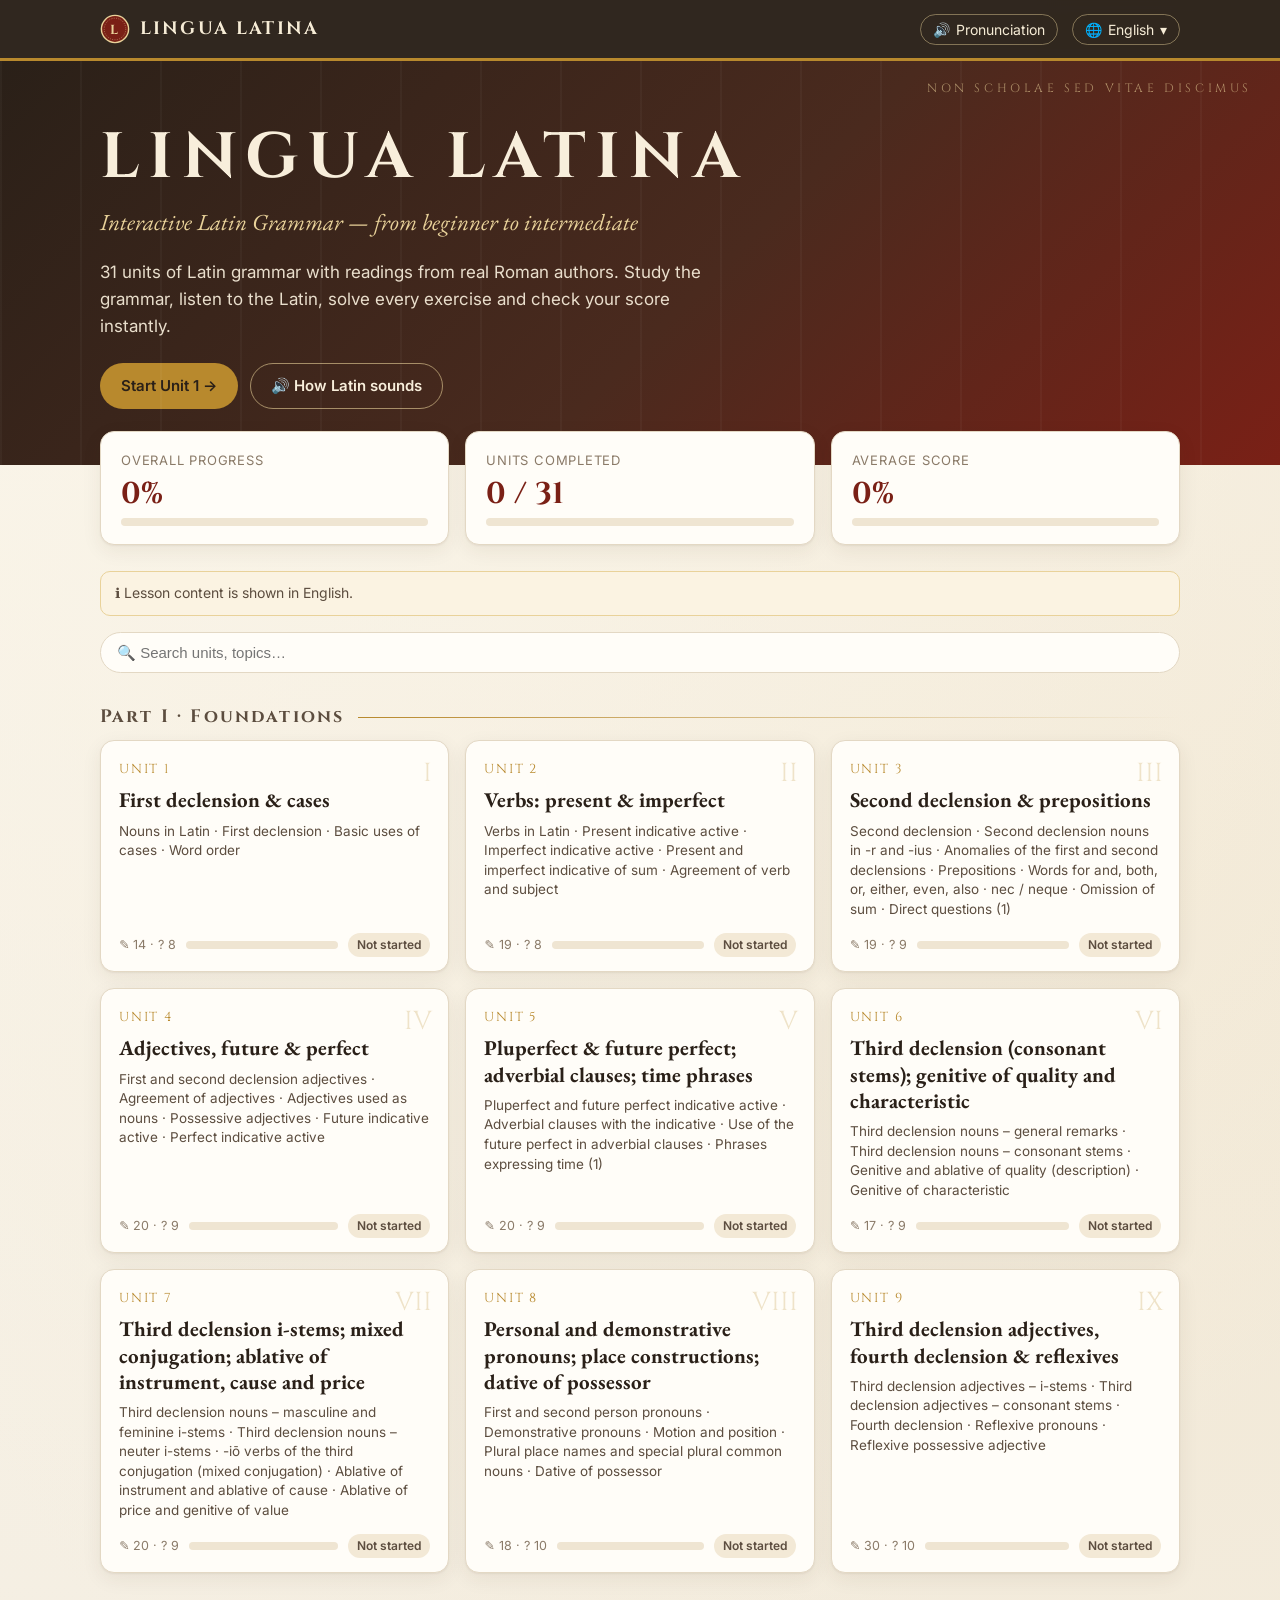
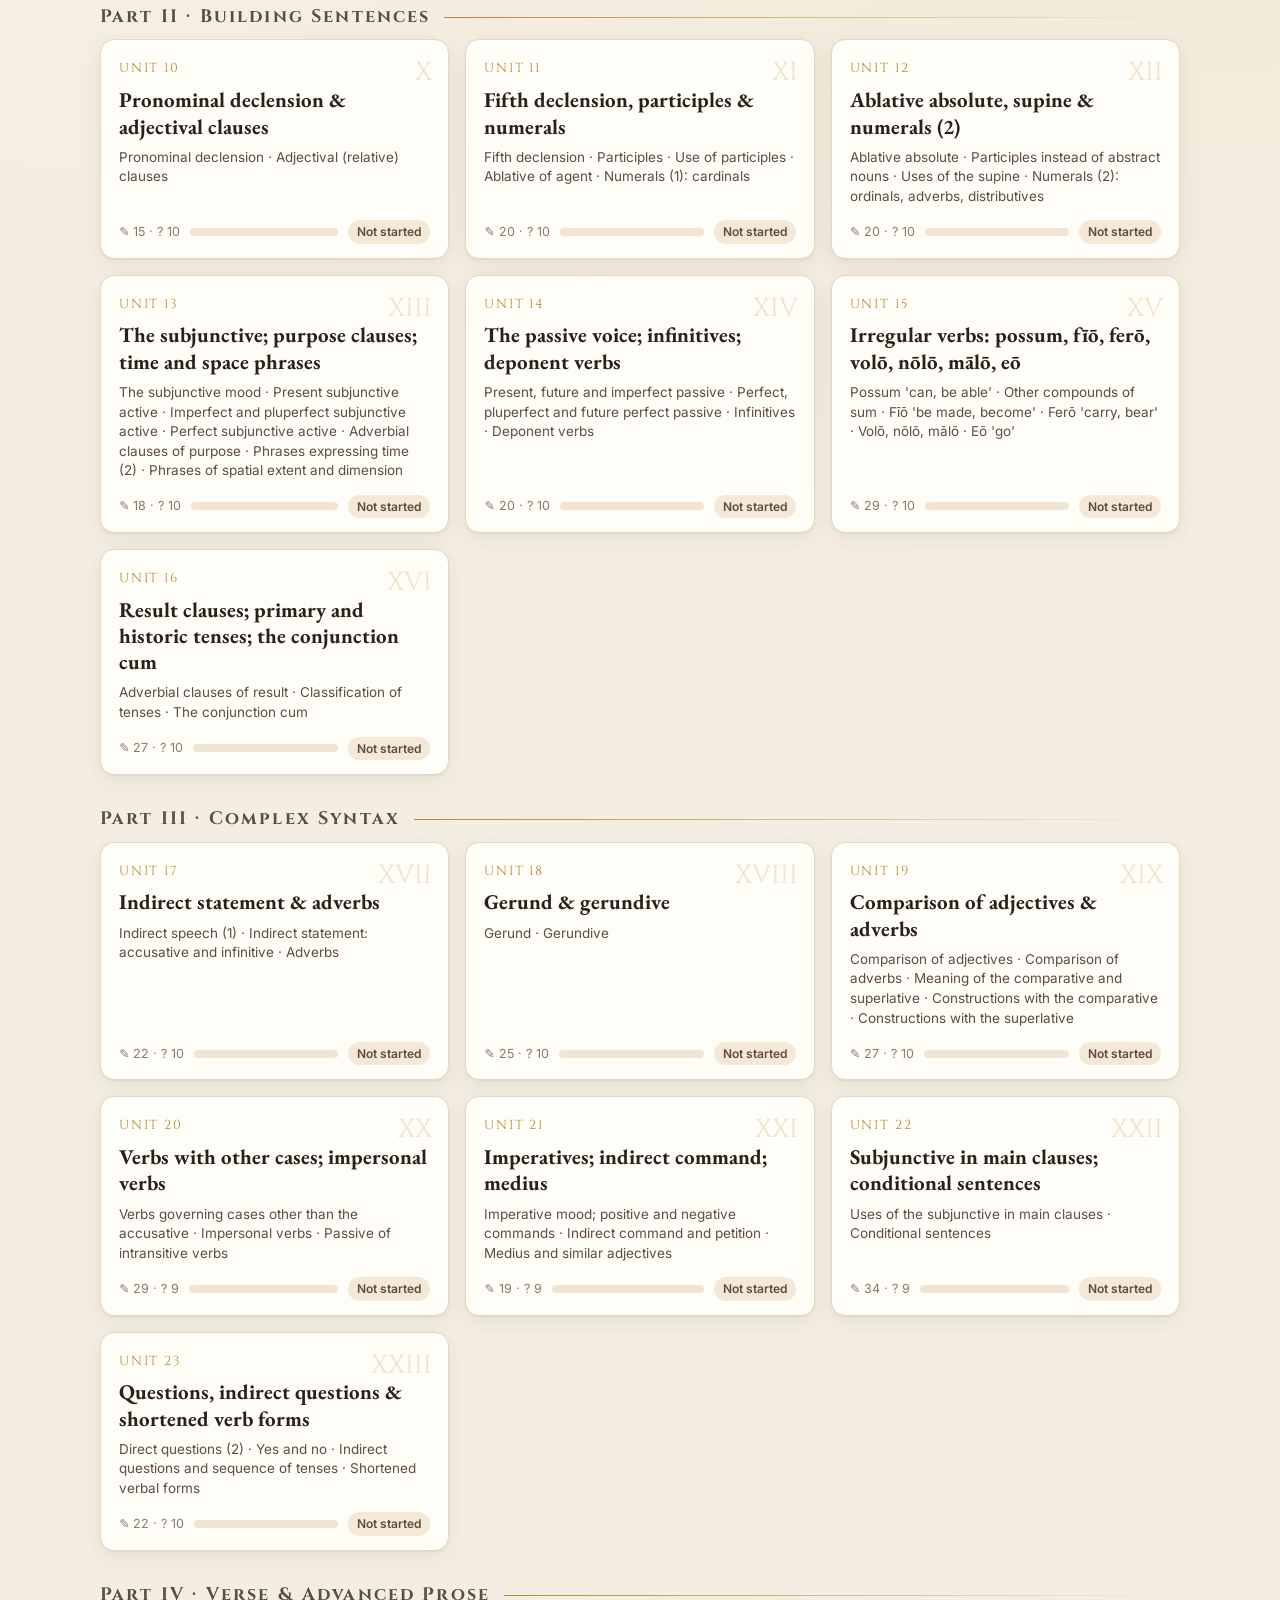
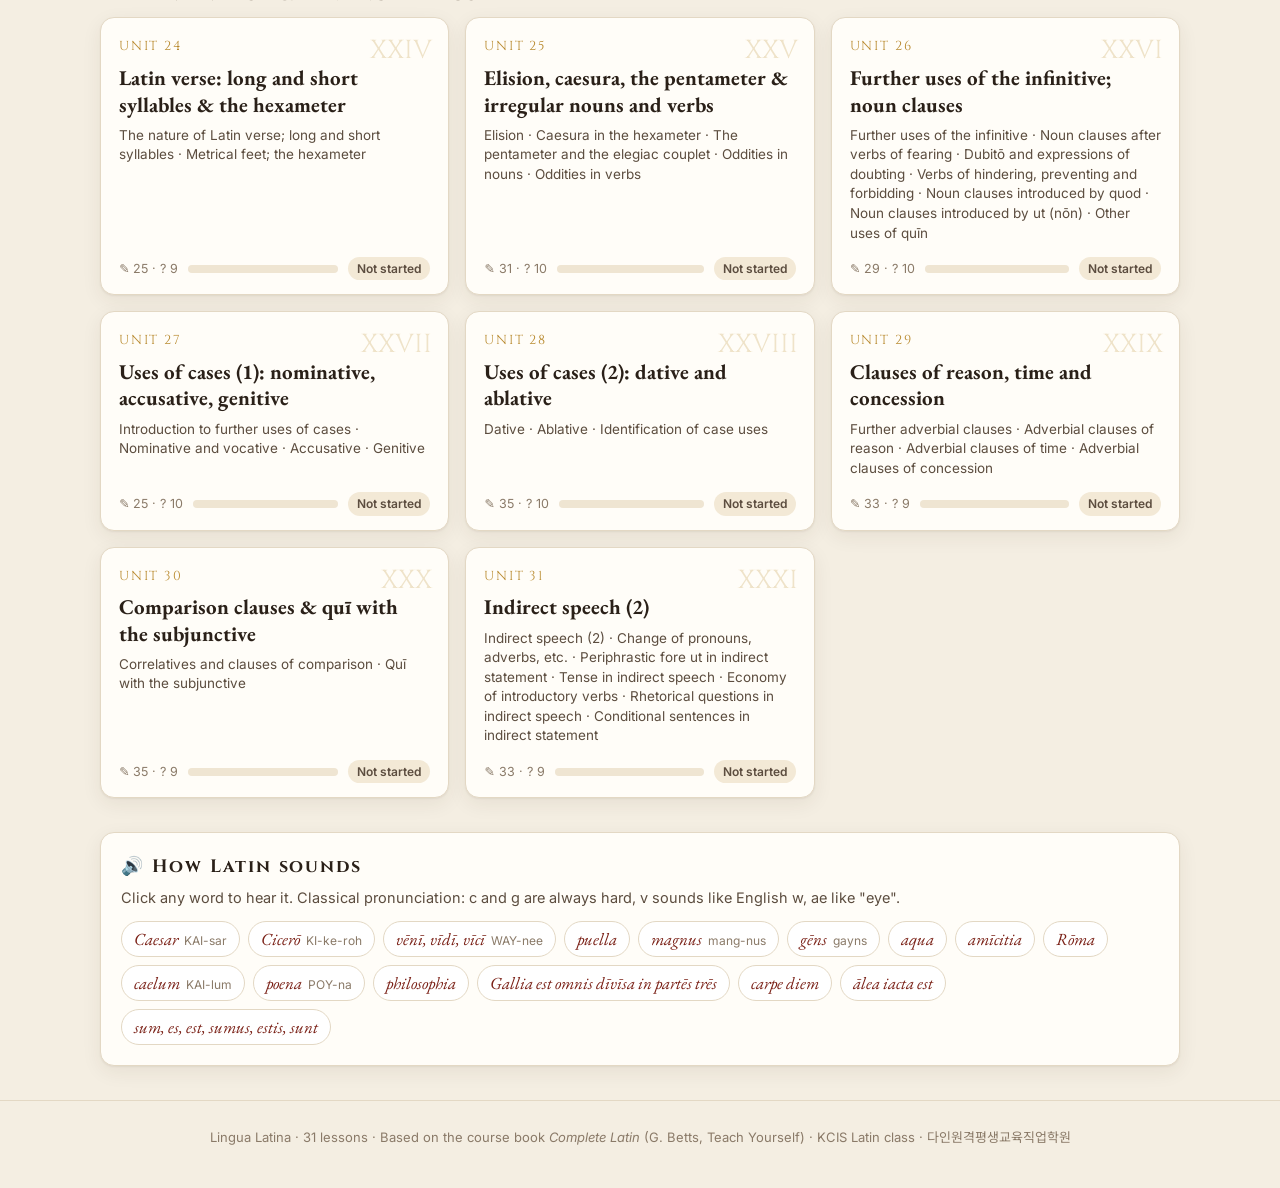
<file: index.html>
<!DOCTYPE html>
<html lang="ko">
<head>
<script src="https://yalli2.github.io/site_main_control/guard.js" data-site="latin_grammar"></script><!-- smc-guard -->
<meta charset="utf-8">
<meta name="viewport" content="width=device-width,initial-scale=1">
<title>Lingua Latina — Interactive Latin Grammar</title>
<meta name="description" content="Interactive Latin grammar course: 31 units, readings, exercises with instant scoring, Latin audio. KCIS Latin class.">
<link rel="icon" href="data:image/svg+xml,<svg xmlns='http://www.w3.org/2000/svg' viewBox='0 0 64 64'><rect width='64' height='64' rx='14' fill='%237a2016'/><text x='32' y='45' text-anchor='middle' font-size='38' font-family='Georgia' fill='%23e9d29a'>L</text></svg>">
<link rel="preconnect" href="https://fonts.googleapis.com"><link rel="preconnect" href="https://fonts.gstatic.com" crossorigin>
<link href="https://fonts.googleapis.com/css2?family=Cinzel:wght@500;700&family=EB+Garamond:ital,wght@0,400;0,600;1,400;1,600&family=Inter:wght@400;600;700&family=Noto+Sans+KR:wght@400;600;700&family=Noto+Serif+KR:wght@400;600&display=swap" rel="stylesheet">
<link rel="stylesheet" href="css/style.css">
</head>
<body data-page="index">
<header class="topbar" id="topbar"></header>
<div id="app"></div>
<script src="js/i18n.js"></script>
<script src="js/tts.js"></script>
<script src="data/index.js"></script>
<script src="js/app.js"></script>
<script src="dain-hide.js" defer></script>
</body>
</html>
</file>
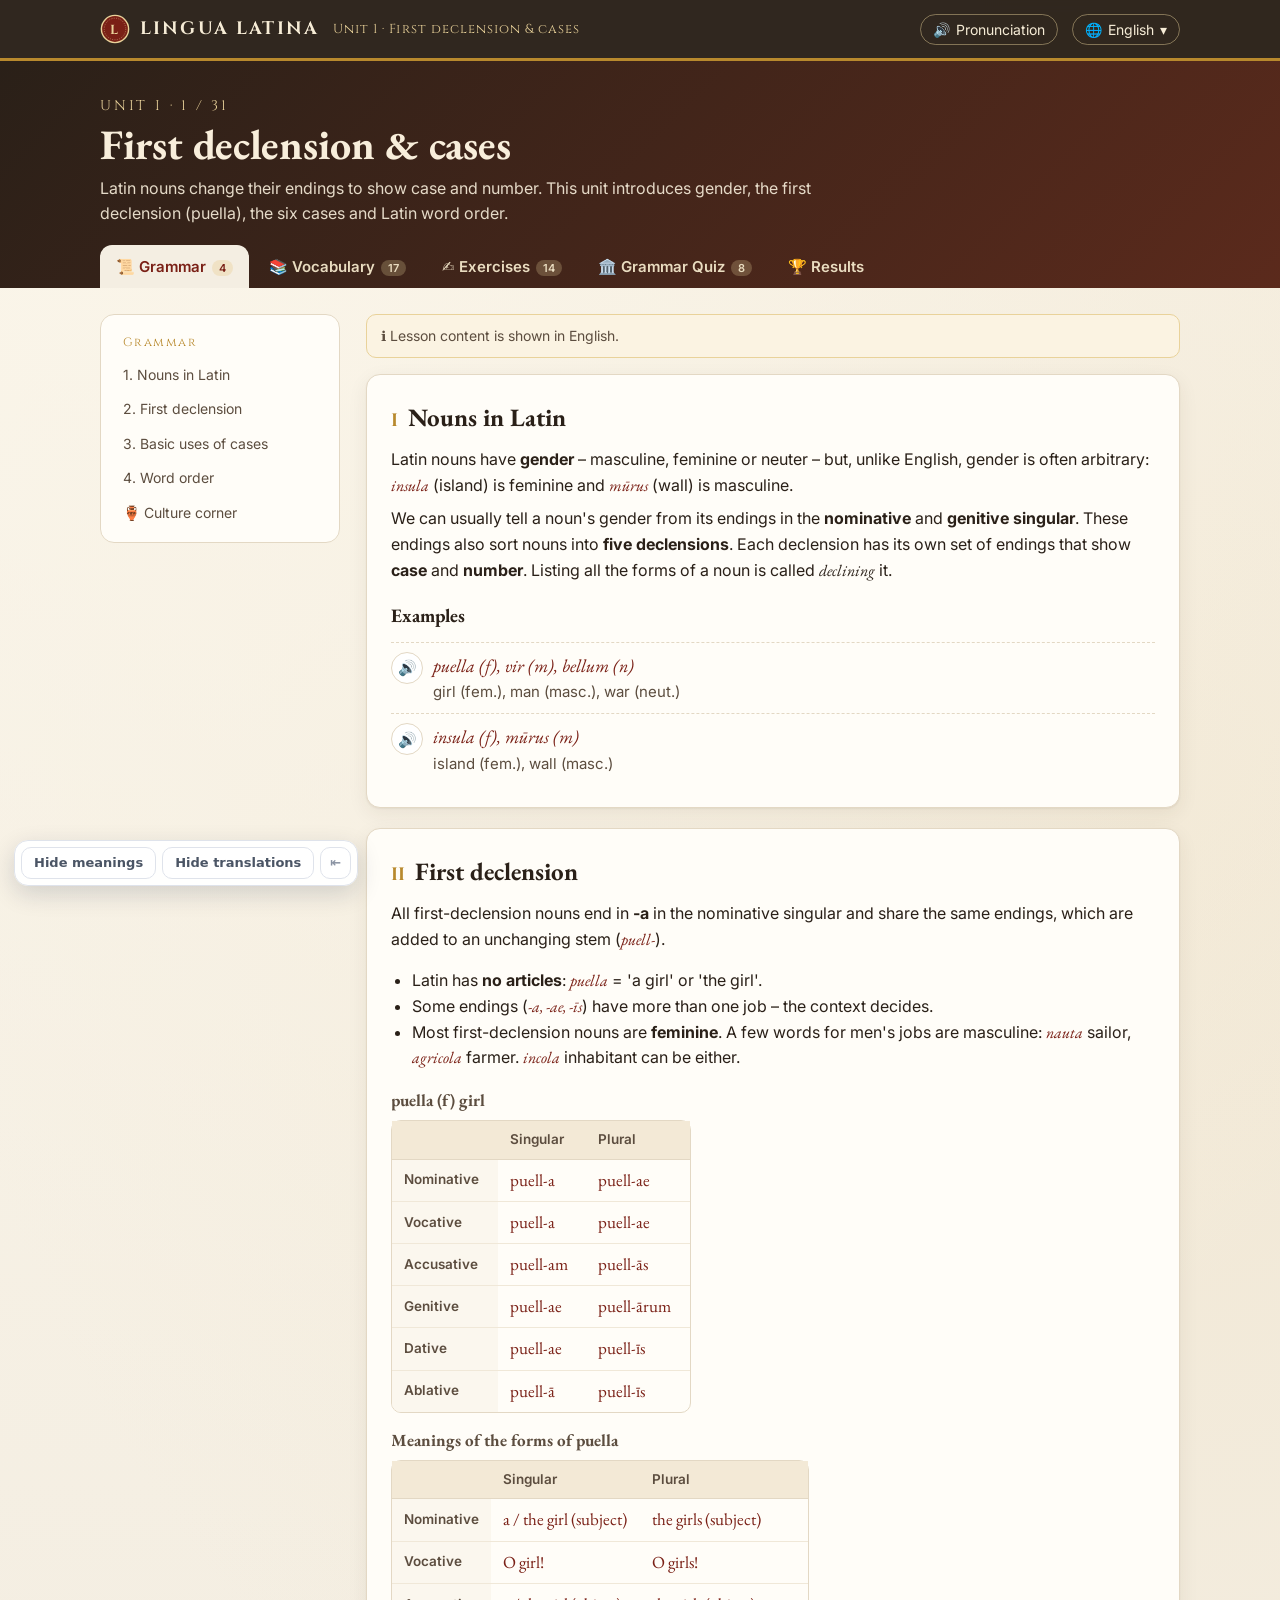
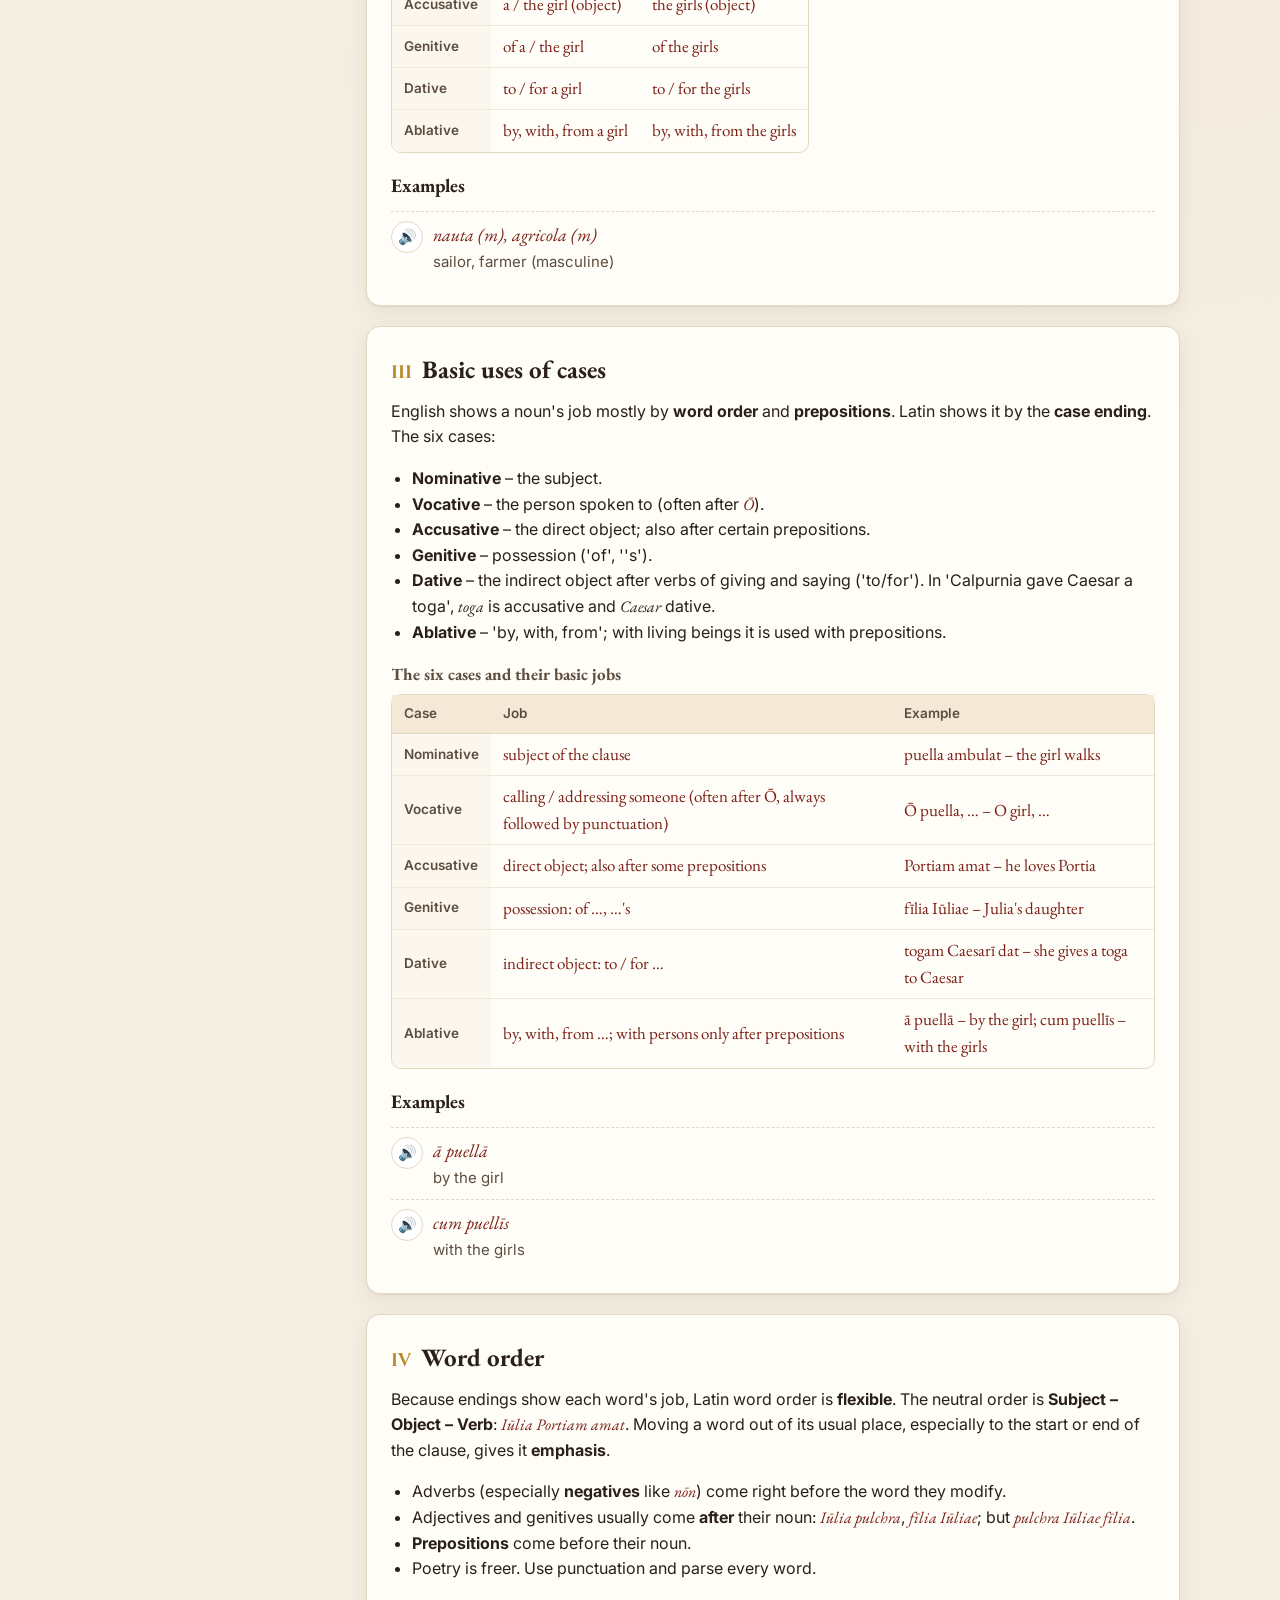
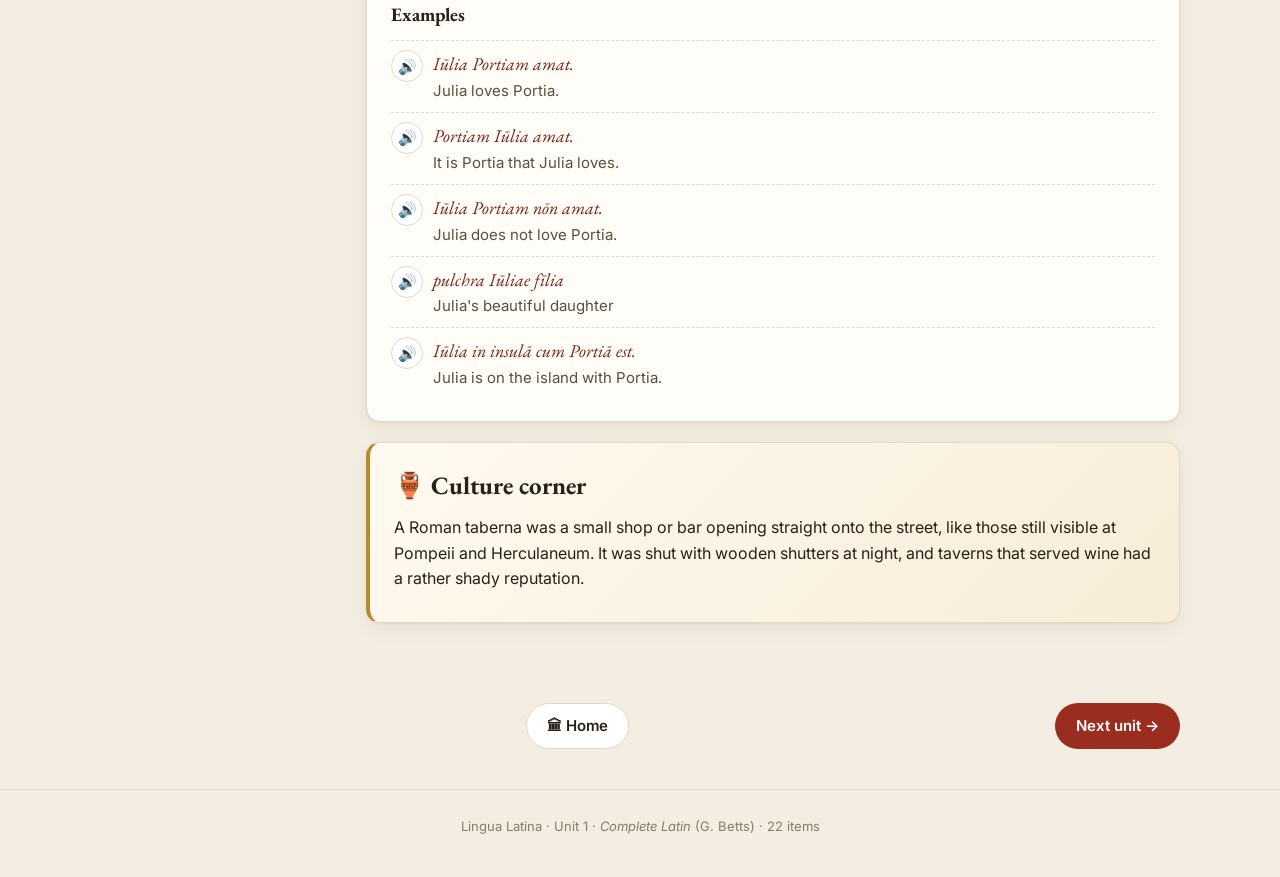
<file: unit.html>
<!DOCTYPE html>
<html lang="ko">
<head>
<script src="https://yalli2.github.io/site_main_control/guard.js" data-site="latin_grammar"></script><!-- smc-guard -->
<meta charset="utf-8">
<meta name="viewport" content="width=device-width,initial-scale=1">
<title>Lingua Latina — Interactive Latin Grammar</title>
<meta name="description" content="Interactive Latin grammar course: 31 units, readings, exercises with instant scoring, Latin audio. KCIS Latin class.">
<link rel="icon" href="data:image/svg+xml,<svg xmlns='http://www.w3.org/2000/svg' viewBox='0 0 64 64'><rect width='64' height='64' rx='14' fill='%237a2016'/><text x='32' y='45' text-anchor='middle' font-size='38' font-family='Georgia' fill='%23e9d29a'>L</text></svg>">
<link rel="preconnect" href="https://fonts.googleapis.com"><link rel="preconnect" href="https://fonts.gstatic.com" crossorigin>
<link href="https://fonts.googleapis.com/css2?family=Cinzel:wght@500;700&family=EB+Garamond:ital,wght@0,400;0,600;1,400;1,600&family=Inter:wght@400;600;700&family=Noto+Sans+KR:wght@400;600;700&family=Noto+Serif+KR:wght@400;600&display=swap" rel="stylesheet">
<link rel="stylesheet" href="css/style.css">
</head>
<body data-page="unit">
<header class="topbar" id="topbar"></header>
<div id="app"></div>
<script src="js/i18n.js"></script>
<script src="js/tts.js"></script>

<script src="js/app.js"></script>
<script src="dain-hide.js" defer></script>
</body>
</html>
</file>
<file: css/style.css>
:root{
  --ink:#2a2018; --ink2:#5c4d3f; --muted:#8a7a68; --bg:#f4eee2; --paper:#fffdf8; --line:#e3d8c4;
  --red:#9b2d20; --red2:#7a2016; --gold:#b8892d; --gold2:#e9d29a; --green:#2f7d4f; --green-bg:#e6f3ea;
  --bad:#b23a2b; --bad-bg:#fbe9e6; --warn:#a8741a; --warn-bg:#fbf1dc; --blue:#2c5b86;
  --shadow:0 1px 2px rgba(60,40,20,.06),0 6px 20px rgba(60,40,20,.07); --r:14px;
  --serif:'EB Garamond','Noto Serif KR','Noto Serif SC','Noto Serif JP',Georgia,serif;
  --sans:'Inter','Noto Sans KR','Noto Sans SC','Noto Sans JP',system-ui,-apple-system,sans-serif;
  --cap:'Cinzel','EB Garamond',serif;
}
*{box-sizing:border-box}
html{scroll-behavior:smooth}
body{margin:0;background:var(--bg);color:var(--ink);font-family:var(--sans);font-size:16px;line-height:1.6;
  background-image:radial-gradient(circle at 10% 0%,#fbf6ea 0,transparent 40%),radial-gradient(circle at 90% 20%,#f1e7d3 0,transparent 35%)}
a{color:var(--red);text-decoration:none} a:hover{text-decoration:underline}
button{font-family:inherit;cursor:pointer}
.la{font-family:var(--serif);font-style:italic;color:var(--red2)}
.wrap{max-width:1120px;margin:0 auto;padding:0 20px}

/* ---------- top bar ---------- */
.topbar{position:sticky;top:0;z-index:50;background:rgba(42,32,24,.97);color:#f6ecd6;border-bottom:3px solid var(--gold);backdrop-filter:blur(6px)}
.topbar .wrap{display:flex;align-items:center;gap:14px;height:58px}
.brand{display:flex;align-items:center;gap:10px;color:#f6ecd6;font-family:var(--cap);font-weight:700;letter-spacing:.12em;font-size:18px;white-space:nowrap}
.brand:hover{text-decoration:none}
.brand .laurel{width:30px;height:30px}
.topbar .crumbs{font-family:var(--cap);font-size:13px;letter-spacing:.08em;color:var(--gold2);overflow:hidden;text-overflow:ellipsis;white-space:nowrap}
.spacer{flex:1}
.tb-btn{background:transparent;border:1px solid rgba(233,210,154,.45);color:#f6ecd6;border-radius:999px;padding:6px 12px;font-size:14px;display:flex;align-items:center;gap:6px}
.tb-btn:hover{background:rgba(233,210,154,.15)}
.dropdown{position:relative}
.menu{position:absolute;right:0;top:calc(100% + 8px);background:var(--paper);color:var(--ink);border:1px solid var(--line);border-radius:12px;box-shadow:var(--shadow);min-width:200px;padding:6px;display:none;max-height:70vh;overflow:auto}
.menu.open{display:block}
.menu button{display:block;width:100%;text-align:left;border:0;background:none;padding:8px 12px;border-radius:8px;font-size:15px;color:var(--ink)}
.menu button:hover,.menu button.on{background:#f3e9d6}
.menu button.on{font-weight:700;color:var(--red)}
.audio-panel{padding:12px;min-width:290px}
.audio-panel label{display:block;font-size:13px;color:var(--muted);margin:8px 0 4px}
.audio-panel select,.audio-panel input[type=range]{width:100%}
.audio-panel select{padding:7px;border-radius:8px;border:1px solid var(--line);background:#fff;font-size:14px}
.audio-panel .note{font-size:12px;color:var(--ink2);margin-top:10px;line-height:1.45;background:#f8f1e3;border-radius:8px;padding:8px}
.seg{display:flex;border:1px solid var(--line);border-radius:10px;overflow:hidden}
.seg button{flex:1;white-space:nowrap;border:0;background:#fff;padding:7px 6px;font-size:13px;text-align:center;border-radius:0}
.seg button.on{background:var(--red);color:#fff;font-weight:600}

/* ---------- hero ---------- */
.hero{position:relative;overflow:hidden;background:linear-gradient(135deg,#2a2018 0%,#4a2a1e 55%,#7a2016 100%);color:#f8eedb;padding:64px 0 56px}
.hero:after{content:"";position:absolute;inset:0;background:repeating-linear-gradient(90deg,rgba(255,255,255,.03) 0 2px,transparent 2px 80px);pointer-events:none}
.hero h1{font-family:var(--cap);font-size:clamp(38px,6vw,64px);letter-spacing:.14em;margin:0;line-height:1.05}
.hero .sub{font-family:var(--serif);font-size:clamp(18px,2.2vw,23px);color:var(--gold2);margin:12px 0 18px;font-style:italic}
.hero p{max-width:640px;font-size:17px;opacity:.92}
.hero .motto{position:absolute;right:28px;top:18px;font-family:var(--cap);letter-spacing:.3em;font-size:12px;color:rgba(233,210,154,.6)}
.hero-cta{display:flex;gap:12px;flex-wrap:wrap;margin-top:22px}
.btn{display:inline-flex;align-items:center;gap:8px;border-radius:999px;padding:10px 20px;font-weight:600;border:1px solid transparent;font-size:15px;transition:.15s}
.btn:hover{text-decoration:none;transform:translateY(-1px)}
.btn-gold{background:var(--gold);color:#2a2018}
.btn-ghost{border-color:rgba(233,210,154,.6);color:#f8eedb}
.btn-red{background:var(--red);color:#fff}
.btn-line{background:#fff;border-color:var(--line);color:var(--ink)}
.btn-sm{padding:6px 14px;font-size:14px}

/* ---------- stats ---------- */
.stats{display:grid;grid-template-columns:repeat(3,1fr);gap:16px;margin:-34px 0 26px;position:relative;z-index:2}
.stat{background:var(--paper);border:1px solid var(--line);border-radius:var(--r);padding:18px 20px;box-shadow:var(--shadow)}
.stat .k{font-size:13px;color:var(--muted);text-transform:uppercase;letter-spacing:.06em}
.stat .v{font-family:var(--cap);font-size:30px;font-weight:700;color:var(--red2)}
.bar{height:8px;background:#efe5d2;border-radius:99px;overflow:hidden}
.bar i{display:block;height:100%;background:linear-gradient(90deg,var(--gold),var(--red));border-radius:99px;transition:width .4s}

/* ---------- unit grid ---------- */
.toolbar{display:flex;gap:12px;align-items:center;margin:8px 0 6px;flex-wrap:wrap}
.search{flex:1;min-width:220px;padding:11px 16px;border-radius:999px;border:1px solid var(--line);background:var(--paper);font-size:15px}
.part{margin:30px 0 8px;display:flex;align-items:center;gap:14px}
.part h2{font-family:var(--cap);font-size:18px;letter-spacing:.12em;margin:0;color:var(--ink2);white-space:nowrap}
.part:after{content:"";flex:1;height:1px;background:linear-gradient(90deg,var(--gold),transparent)}
.grid{display:grid;grid-template-columns:repeat(auto-fill,minmax(310px,1fr));gap:16px}
.ucard{background:var(--paper);border:1px solid var(--line);border-radius:var(--r);padding:18px 18px 14px;box-shadow:var(--shadow);display:flex;flex-direction:column;gap:8px;color:var(--ink);transition:.15s;position:relative}
.ucard:hover{text-decoration:none;transform:translateY(-2px);border-color:var(--gold)}
.ucard .num{font-family:var(--cap);font-size:13px;letter-spacing:.14em;color:var(--gold)}
.ucard .roman{position:absolute;right:16px;top:12px;font-family:var(--cap);font-size:26px;color:#efe3c9}
.ucard h3{margin:0;font-family:var(--serif);font-size:21px;line-height:1.25;color:var(--ink)}
.ucard .topics{font-size:13.5px;color:var(--ink2);line-height:1.45}
.ucard .meta{display:flex;gap:10px;align-items:center;font-size:12.5px;color:var(--muted);margin-top:auto;padding-top:6px}
.ucard .meta .bar{flex:1}
.pill{display:inline-block;padding:2px 9px;border-radius:99px;background:#f3e9d6;color:var(--ink2);font-size:12px;font-weight:600}
.pill.done{background:var(--green-bg);color:var(--green)}

/* pronunciation box */
.pronbox{background:var(--paper);border:1px solid var(--line);border-radius:var(--r);padding:20px;margin:34px 0;box-shadow:var(--shadow)}
.pronbox h2{font-family:var(--cap);letter-spacing:.1em;font-size:18px;margin:0 0 4px}
.chips{display:flex;flex-wrap:wrap;gap:8px;margin-top:12px}
.chip{border:1px solid var(--line);background:#fff;border-radius:999px;padding:6px 12px;font-family:var(--serif);font-style:italic;font-size:17px;color:var(--red2)}
.chip:hover{background:#fbf3e3;border-color:var(--gold)}
.chip small{font-style:normal;font-family:var(--sans);color:var(--muted);font-size:12px;margin-left:6px}

/* ---------- unit page ---------- */
.uhead{background:linear-gradient(135deg,#2a2018,#5b2a1c);color:#f8eedb;padding:34px 0 0}
.uhead .num{font-family:var(--cap);letter-spacing:.2em;color:var(--gold2);font-size:14px}
.uhead h1{font-family:var(--serif);font-size:clamp(28px,4vw,42px);margin:4px 0 6px;line-height:1.15}
.uhead p{opacity:.9;max-width:780px;margin:0 0 18px}
.tabs{display:flex;gap:4px;overflow-x:auto;scrollbar-width:none}
.tabs button{background:transparent;border:0;color:#e9dcc0;padding:12px 16px;font-size:15px;font-weight:600;border-radius:12px 12px 0 0;white-space:nowrap}
.tabs button.on{background:var(--bg);color:var(--red2)}
.tabs button .cnt{font-size:11px;background:rgba(233,210,154,.25);padding:1px 7px;border-radius:99px;margin-left:6px}
.tabs button.on .cnt{background:#f0e2c5}
.layout{display:grid;grid-template-columns:240px 1fr;gap:26px;margin:26px auto 60px}
.toc{position:sticky;top:78px;align-self:start;background:var(--paper);border:1px solid var(--line);border-radius:var(--r);padding:12px;font-size:14px;max-height:calc(100vh - 100px);overflow:auto}
.toc a{display:block;padding:6px 10px;border-radius:8px;color:var(--ink2)}
.toc a:hover{background:#f6eddc;text-decoration:none}
.toc .h{font-family:var(--cap);font-size:12px;letter-spacing:.12em;color:var(--gold);padding:6px 10px}
.card{background:var(--paper);border:1px solid var(--line);border-radius:var(--r);padding:22px 24px;box-shadow:var(--shadow);margin-bottom:20px}
.card h2{font-family:var(--serif);font-size:25px;margin:0 0 10px;color:var(--ink);display:flex;align-items:baseline;gap:10px}
.card h2 .n{font-family:var(--cap);color:var(--gold);font-size:18px}
.card h3{font-family:var(--serif);font-size:19px;margin:18px 0 8px}
.gbody p{margin:.5em 0}.gbody ul{padding-left:1.3em}
.gbody .la,.gbody i{font-family:var(--serif)}
.tablewrap{overflow-x:auto;margin:14px 0}
table.para{border-collapse:separate;border-spacing:0;min-width:300px;font-size:15px;border:1px solid var(--line);border-radius:10px;overflow:hidden}
table.para caption{caption-side:top;text-align:left;font-weight:700;padding:0 0 6px;color:var(--ink2);font-family:var(--serif);font-size:17px}
table.para th{background:#f3e9d6;color:var(--ink2);font-weight:600;padding:8px 12px;text-align:left;font-size:13.5px;border-bottom:1px solid var(--line)}
table.para td{padding:7px 12px;border-bottom:1px solid #f0e8d8}
table.para tr:last-child td{border-bottom:0}
table.para td:first-child{color:var(--ink2);font-weight:600;font-size:13.5px;background:#fbf7ee}
table.para td.sp{font-family:var(--serif);font-size:17px;color:var(--red2);cursor:pointer}
table.para td.sp:hover{background:#fbf0dc}
.examples{list-style:none;padding:0;margin:10px 0 0}
.examples li{display:flex;gap:10px;align-items:flex-start;padding:9px 0;border-top:1px dashed var(--line)}
.examples .ltxt{font-family:var(--serif);font-size:18px;color:var(--red2);font-style:italic}
.examples .tr{color:var(--ink2);font-size:15px}
.spk{flex:none;width:32px;height:32px;border-radius:50%;border:1px solid var(--line);background:#fff;display:inline-flex;align-items:center;justify-content:center;color:var(--red);font-size:15px;padding:0}
.spk:hover{background:var(--red);color:#fff;border-color:var(--red)}
.spk.slow{font-size:11px;font-weight:700;width:auto;padding:0 9px;border-radius:99px}
.spk.playing{animation:pulse 1s infinite}
@keyframes pulse{50%{box-shadow:0 0 0 6px rgba(155,45,32,.15)}}
.notice{background:#fbf3e2;border:1px solid var(--gold2);border-radius:10px;padding:10px 14px;font-size:14px;color:var(--ink2);margin-bottom:16px}
.culture{background:linear-gradient(135deg,#fffaf0,#f7ecd7);border-left:4px solid var(--gold)}

/* vocab */
.vtools{display:flex;gap:8px;margin-bottom:12px;flex-wrap:wrap}
.vlist{display:grid;grid-template-columns:repeat(auto-fill,minmax(260px,1fr));gap:8px}
.vitem{display:flex;gap:10px;align-items:center;padding:9px 12px;border:1px solid var(--line);border-radius:10px;background:#fff}
.vitem .lw{font-family:var(--serif);font-size:17px;color:var(--red2)}
.vitem .m{font-size:14px;color:var(--ink2)}
.fc-wrap{display:flex;flex-direction:column;align-items:center;gap:14px}
.fc{width:min(440px,100%);height:240px;perspective:1000px;cursor:pointer}
.fc-in{position:relative;width:100%;height:100%;transition:transform .5s;transform-style:preserve-3d}
.fc.flip .fc-in{transform:rotateY(180deg)}
.fc-f,.fc-b{position:absolute;inset:0;backface-visibility:hidden;border-radius:18px;display:flex;flex-direction:column;align-items:center;justify-content:center;padding:20px;text-align:center;box-shadow:var(--shadow)}
.fc-f{background:linear-gradient(135deg,#fffdf8,#f4e7cc);border:1px solid var(--gold2)}
.fc-f .lw{font-family:var(--serif);font-size:32px;color:var(--red2);font-style:italic}
.fc-b{background:var(--red2);color:#fff;transform:rotateY(180deg);font-size:24px}
.fc-nav{display:flex;gap:10px;align-items:center}

/* exercises */
.ex-head{display:flex;justify-content:space-between;align-items:center;gap:12px;flex-wrap:wrap;margin-bottom:6px}
.ex-score{font-family:var(--cap);font-weight:700;color:var(--red2);font-size:18px}
.instr{color:var(--ink2);font-size:14.5px;margin:0 0 12px}
.item{border:1px solid var(--line);border-radius:12px;padding:14px 16px;margin:12px 0;background:#fff;transition:border-color .2s}
.item.ok{border-color:#9fd0b0;background:#fbfffc}
.item.no{border-color:#e7b2aa;background:#fffbfa}
.item.half{border-color:#e9cf96;background:#fffdf6}
.item .top{display:flex;gap:10px;align-items:flex-start}
.item .no-badge{flex:none;font-family:var(--cap);font-weight:700;background:#f3e9d6;color:var(--ink2);border-radius:8px;padding:2px 8px;font-size:14px;margin-top:3px}
.item .latin{flex:1;font-family:var(--serif);font-size:19.5px;line-height:1.5;color:var(--ink);white-space:pre-line}
.item .latin .w{cursor:pointer;border-radius:4px}
.item .latin .w:hover{background:#fbeccb}
.item .src{font-size:12.5px;color:var(--muted);margin-top:2px;font-style:italic}
.item .acts{display:flex;gap:6px;flex:none}
.tools{display:flex;gap:6px;flex-wrap:wrap;margin:10px 0 0}
.mini{border:1px solid var(--line);background:#fffaf0;border-radius:99px;padding:3px 11px;font-size:13px;color:var(--ink2)}
.mini:hover{border-color:var(--gold)}
.mini.on{background:var(--ink);color:#fff;border-color:var(--ink)}
.reveal{margin-top:8px;padding:8px 12px;background:#faf4e7;border-radius:8px;font-size:14px;color:var(--ink2)}
.gloss{display:flex;flex-wrap:wrap;gap:6px}
.gloss span{background:#fff;border:1px solid var(--line);border-radius:6px;padding:2px 8px;font-size:13.5px}
.gloss b{font-family:var(--serif);color:var(--red2);font-weight:600;font-style:italic}
.opts{display:grid;gap:8px;margin-top:12px}
.opt{display:flex;gap:10px;align-items:flex-start;text-align:left;border:1px solid var(--line);background:#fffdf9;border-radius:10px;padding:10px 12px;font-size:15px;color:var(--ink);line-height:1.45}
.opt:hover:not([disabled]){border-color:var(--gold);background:#fff8ea}
.opt .l{flex:none;width:24px;height:24px;border-radius:50%;background:#f3e9d6;display:flex;align-items:center;justify-content:center;font-weight:700;font-size:13px;color:var(--ink2)}
.opt.right{border-color:var(--green);background:var(--green-bg)}
.opt.right .l{background:var(--green);color:#fff}
.opt.wrong{border-color:var(--bad);background:var(--bad-bg)}
.opt.wrong .l{background:var(--bad);color:#fff}
.opt[disabled]{cursor:default}
textarea.tr-in,input.fill-in{width:100%;border:1px solid var(--line);border-radius:10px;padding:10px 12px;font-size:15px;font-family:inherit;background:#fffdf9;margin-top:12px}
textarea.tr-in{min-height:70px;resize:vertical}
textarea:focus,input:focus{outline:2px solid var(--gold2);border-color:var(--gold)}
.wrow{display:flex;gap:8px;margin-top:8px;flex-wrap:wrap}
.fb{margin-top:10px;border-radius:10px;padding:10px 14px;font-size:14.5px}
.fb.ok{background:var(--green-bg);color:#1f5c38}
.fb.no{background:var(--bad-bg);color:#7d2419}
.fb.half{background:var(--warn-bg);color:#6e4a0d}
.fb .model{margin-top:6px;color:var(--ink)}
.fb .model b{font-weight:700}
.kw{display:inline-block;border-radius:6px;padding:1px 8px;margin:3px 4px 0 0;font-size:13px}
.kw.y{background:#cfe9d7;color:#1f5c38}.kw.n{background:#f6d3cd;color:#7d2419}
.fillgrid{display:grid;grid-template-columns:repeat(auto-fill,minmax(300px,1fr));gap:10px}
.fillitem{border:1px solid var(--line);border-radius:12px;padding:12px 14px;background:#fff}
.fillitem .p{display:flex;justify-content:space-between;align-items:center;gap:8px}
.fillitem .p .lw{font-family:var(--serif);font-size:18px;color:var(--red2)}
.fillitem input.fill-in{margin-top:8px}
.fillitem.ok{border-color:#9fd0b0;background:#fbfffc}.fillitem.no{border-color:#e7b2aa;background:#fffbfa}
.fillitem .ans{font-size:13px;margin-top:6px;color:var(--ink2)}
.qnum{font-family:var(--cap);color:var(--gold);font-weight:700;margin-right:6px}
.qtext{font-size:16.5px;font-weight:600}
.explain{margin-top:8px;font-size:14px;color:var(--ink2);background:#faf4e7;border-radius:8px;padding:8px 12px}

/* results */
.ring{width:150px;height:150px;border-radius:50%;display:grid;place-items:center;margin:6px auto 10px;background:conic-gradient(var(--red) calc(var(--p)*1%),#efe5d2 0)}
.ring>div{width:118px;height:118px;border-radius:50%;background:var(--paper);display:grid;place-items:center;font-family:var(--cap);font-size:30px;font-weight:700;color:var(--red2)}
.rtable{width:100%;border-collapse:collapse;font-size:15px}
.rtable td,.rtable th{padding:10px 8px;border-bottom:1px solid var(--line);text-align:left}
.rtable td.num{text-align:right;font-variant-numeric:tabular-nums;white-space:nowrap}
.unav{display:flex;justify-content:space-between;gap:12px;margin:10px 0 40px}
.footer{border-top:1px solid var(--line);padding:26px 0 40px;color:var(--muted);font-size:13px;text-align:center}
.toast{position:fixed;left:50%;bottom:24px;transform:translateX(-50%) translateY(40px);background:var(--ink);color:#fff;padding:10px 18px;border-radius:99px;opacity:0;transition:.25s;z-index:99;font-size:14px}
.toast.show{opacity:1;transform:translateX(-50%)}
.hidden{display:none!important}

@media (max-width:860px){
  .layout{grid-template-columns:1fr}
  .toc{display:none}
  .stats{grid-template-columns:1fr;margin-top:-26px}
  .topbar .crumbs{display:none}
  .card{padding:18px 16px}
  .tb-btn .lbl{display:none}
}
@media print{
  .topbar,.tabs,.toc,.unav,.tools,.acts,.spk{display:none!important}
  .layout{display:block}
  body{background:#fff}
}
</file>
